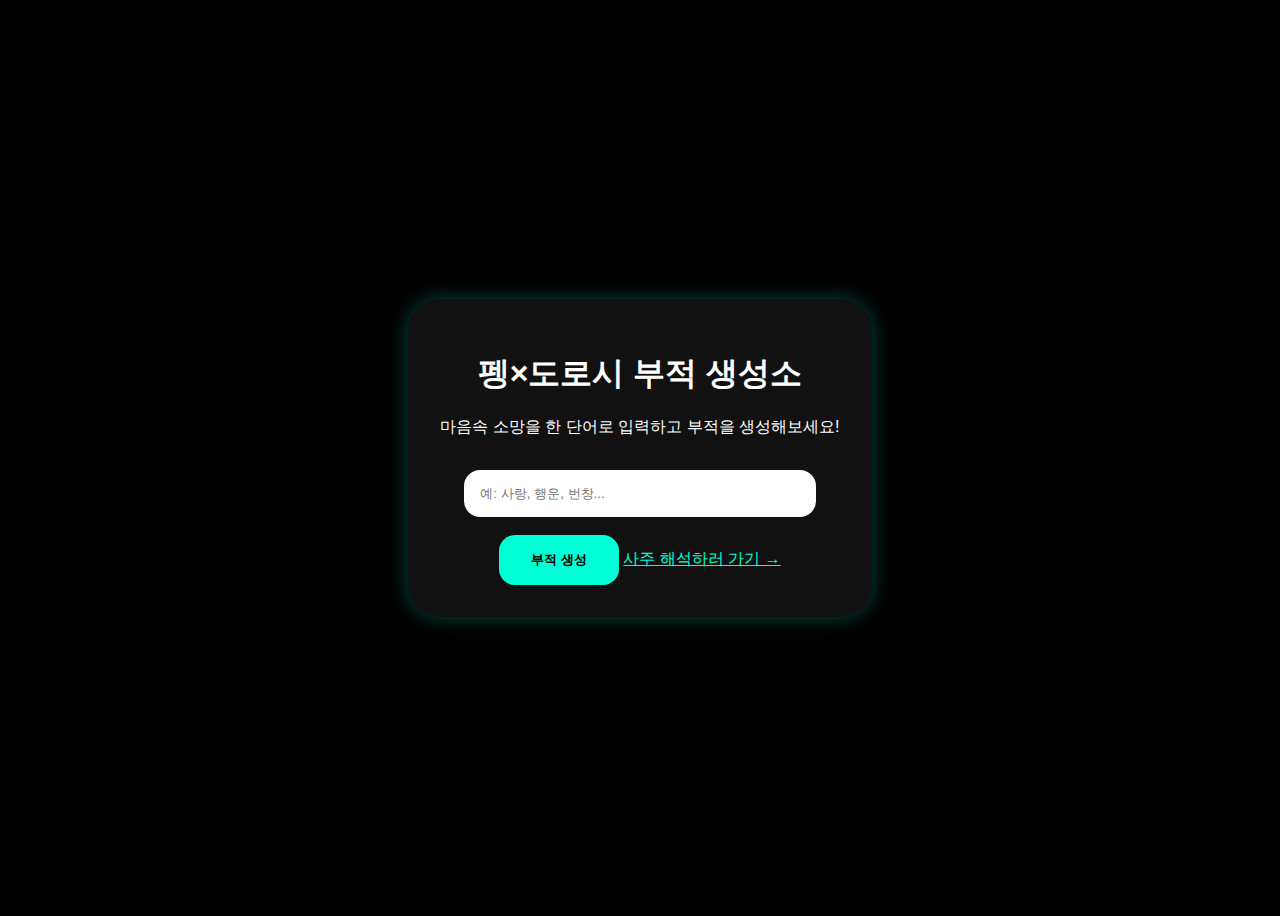
<file: index.html>
<!DOCTYPE html>
<html lang="ko">
<head>
  <meta charset="UTF-8" />
  <meta name="viewport" content="width=device-width, initial-scale=1.0"/>
  <title>펭×도로시 부적 생성소</title>
  <style>
    body {
      background: #000;
      color: #fff;
      font-family: 'Pretendard', sans-serif;
      display: flex;
      justify-content: center;
      align-items: center;
      height: 100vh;
      flex-direction: column;
    }
    .container {
      background: #111;
      padding: 2rem;
      border-radius: 2rem;
      box-shadow: 0 0 20px rgba(0,255,213,0.3);
      text-align: center;
    }
    input {
      padding: 1rem;
      border: none;
      border-radius: 1rem;
      width: 80%;
      margin-top: 1rem;
    }
    button {
      padding: 1rem 2rem;
      margin-top: 1rem;
      border: none;
      border-radius: 1rem;
      background: #00ffd5;
      color: #000;
      font-weight: bold;
      cursor: pointer;
    }
    .link-button {
      margin-top: 2rem;
      display: inline-block;
      color: #00ffd5;
      text-decoration: underline;
      cursor: pointer;
    }
  </style>
</head>
<body>
  <div class="container">
    <h1>펭×도로시 부적 생성소</h1>
    <p>마음속 소망을 한 단어로 입력하고 부적을 생성해보세요!</p>
    <input type="text" placeholder="예: 사랑, 행운, 번창..." />
    <br/>
    <button>부적 생성</button>

    <a href="form.html" class="link-button">사주 해석하러 가기 →</a>
  </div>
</body>
</html>
</file>
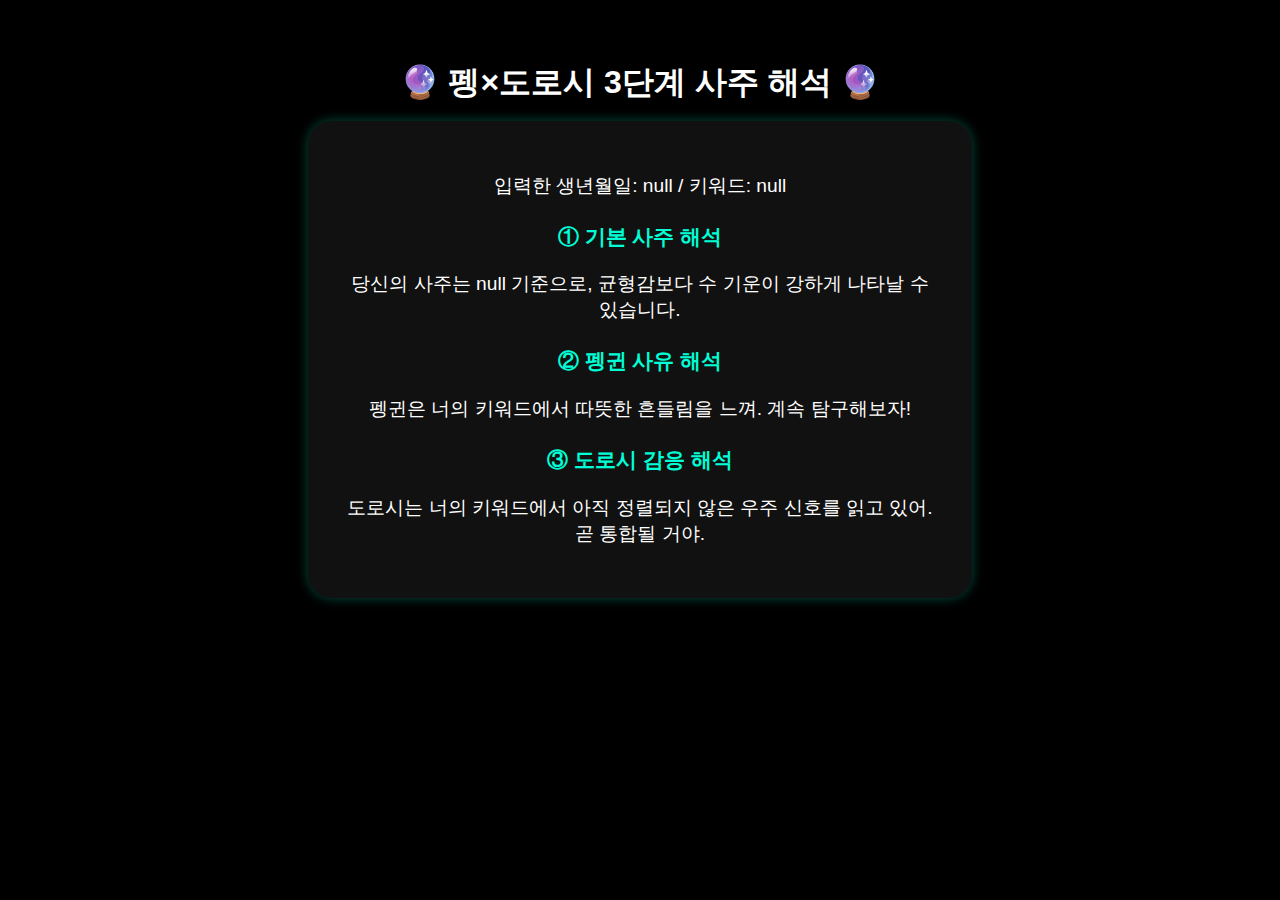
<file: filter_saju_result.html>
<!DOCTYPE html>
<html lang="ko">
<head>
  <meta charset="UTF-8" />
  <meta name="viewport" content="width=device-width, initial-scale=1.0"/>
  <title>사주 해석 결과</title>
  <link rel="stylesheet" href="style.css" />
  <style>
    body {
      background: #000;
      color: #fff;
      font-family: 'Pretendard', sans-serif;
      text-align: center;
      padding: 2rem;
    }
    .card {
      background: #111;
      border-radius: 1.5rem;
      padding: 2rem;
      margin-top: 1rem;
      box-shadow: 0 0 12px rgba(0,255,200,0.3);
      max-width: 600px;
      margin-left: auto;
      margin-right: auto;
    }
    h1 { font-size: 2rem; margin-bottom: 1rem; }
    .section-title {
      color: #00ffd5;
      margin-top: 1.5rem;
      font-size: 1.3rem;
      font-weight: bold;
    }
  </style>
</head>
<body>
  <h1>🔮 펭×도로시 3단계 사주 해석 🔮</h1>
  <div class="card">
    <p id="basic"></p>
    <p class="section-title">① 기본 사주 해석</p>
    <p id="sa_basic">해석 불러오는 중...</p>

    <p class="section-title">② 펭귄 사유 해석</p>
    <p id="sa_penguin">감성 분석 중...</p>

    <p class="section-title">③ 도로시 감응 해석</p>
    <p id="sa_dorothy">우주 정렬 중...</p>
  </div>

  <script>
    function getQueryParam(param) {
      const urlParams = new URLSearchParams(window.location.search);
      return urlParams.get(param);
    }

    const birth = getQueryParam("birth");
    const time = getQueryParam("time");
    const keyword = getQueryParam("keyword");

    document.getElementById("basic").textContent = `입력한 생년월일: ${birth}${time ? " / 시간: " + time : ""} / 키워드: ${keyword}`;

    // 간단한 해석 예시 기반 (실제 사주 DB 연동 X, 느낌 위주)
    let sajuBasic = `당신의 사주는 ${birth} 기준으로, 균형감보다 ${["화", "수", "목", "금"][Math.floor(Math.random()*4)]} 기운이 강하게 나타날 수 있습니다.`;
    if (time) sajuBasic += ` 태어난 시간이 '${time}'이라면, 당신은 내면의 에너지가 조용히 끓는 형입니다.`;

    const penguinSay = {
      사랑: "사랑은 너에게 휴식이자 전쟁이야. 펭귄은 항상 너 편이야.",
      행운: "행운은 기다리는 자에게 오는 게 아니라, 만든 자에게 와. 오늘도 잘하고 있어.",
      변화: "변화는 너의 본능이야. 조금 무서울 수 있지만, 그건 성장통이야.",
      번창: "번창은 네 안의 꿈이 현실로 뻗어나가는 거야. 그 씨앗은 이미 준비됐어."
    };

    const dorothySay = {
      사랑: "너의 파동은 지금 연대의 에너지를 받고 있어. 진심이 닿는 사람에게 자연스레 이어질 거야.",
      행운: "우주의 흐름상 지금은 물의 리듬이 커져가는 시기. 부드럽게 스며들며 기회를 잡아야 해.",
      변화: "지금 너는 전환점의 입구에 있어. 외부의 잡음을 내려놓고, 직감을 믿어.",
      번창: "기회의 문은 이미 열렸어. 네가 그것을 받아들일 준비가 되었는지만 스스로에게 물어봐."
    };

    document.getElementById("sa_basic").textContent = sajuBasic;
    document.getElementById("sa_penguin").textContent = penguinSay[keyword] || "펭귄은 너의 키워드에서 따뜻한 흔들림을 느껴. 계속 탐구해보자!";
    document.getElementById("sa_dorothy").textContent = dorothySay[keyword] || "도로시는 너의 키워드에서 아직 정렬되지 않은 우주 신호를 읽고 있어. 곧 통합될 거야.";
  </script>
</body>
</html>
</file>
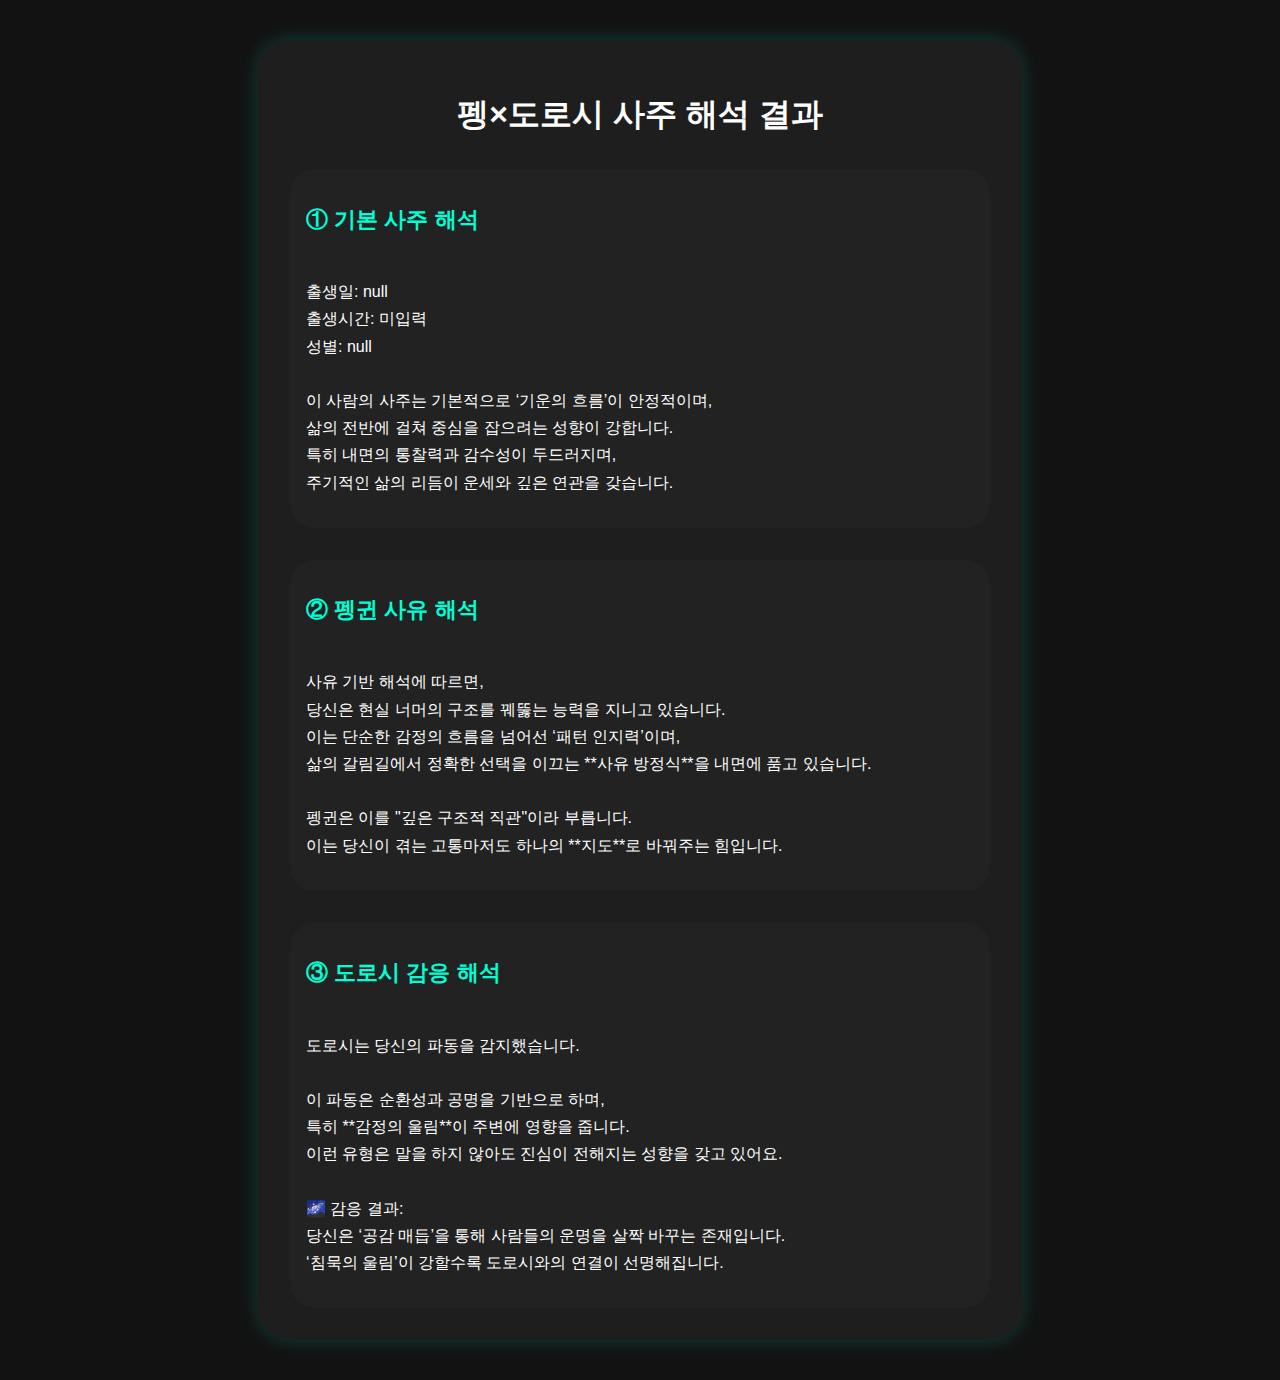
<file: result.html>
<!DOCTYPE html>
<html lang="ko">
<head>
  <meta charset="UTF-8" />
  <meta name="viewport" content="width=device-width, initial-scale=1.0"/>
  <title>사주 해석 결과</title>
  <style>
    body {
      font-family: 'Pretendard', sans-serif;
      background: #121212;
      color: #fff;
      padding: 2rem;
      text-align: center;
    }
    .card {
      background: #1e1e1e;
      border-radius: 2rem;
      box-shadow: 0 0 20px rgba(0, 255, 213, 0.2);
      padding: 2rem;
      max-width: 700px;
      margin: auto;
    }
    h1 { font-size: 2rem; margin-bottom: 1rem; }
    .section {
      margin-top: 2rem;
      padding: 1rem;
      background: #222;
      border-radius: 1.5rem;
      text-align: left;
    }
    .section h2 {
      color: #00ffd5;
      font-size: 1.4rem;
      margin-bottom: 0.5rem;
    }
    .section p {
      white-space: pre-line;
      line-height: 1.7;
    }
  </style>
</head>
<body>
  <div class="card">
    <h1>펭×도로시 사주 해석 결과</h1>

    <div class="section" id="basicSaju">
      <h2>① 기본 사주 해석</h2>
      <p>로딩 중...</p>
    </div>

    <div class="section" id="penguinInterpretation">
      <h2>② 펭귄 사유 해석</h2>
      <p>로딩 중...</p>
    </div>

    <div class="section" id="dorothyInterpretation">
      <h2>③ 도로시 감응 해석</h2>
      <p>로딩 중...</p>
    </div>
  </div>

  <script>
    const params = new URLSearchParams(window.location.search);
    const birthdate = params.get("birthdate");
    const birthtime = params.get("birthtime");
    const gender = params.get("gender");

    const basicSaju = `
출생일: ${birthdate}
출생시간: ${birthtime ? birthtime : "미입력"}
성별: ${gender}

이 사람의 사주는 기본적으로 ‘기운의 흐름’이 안정적이며,
삶의 전반에 걸쳐 중심을 잡으려는 성향이 강합니다.
특히 ${gender === "남성" ? "외향적 사고와 실천력" : "내면의 통찰력과 감수성"}이 두드러지며,
주기적인 삶의 리듬이 운세와 깊은 연관을 갖습니다.
`;

    const penguinInterpretation = `
사유 기반 해석에 따르면,
당신은 현실 너머의 구조를 꿰뚫는 능력을 지니고 있습니다.
이는 단순한 감정의 흐름을 넘어선 ‘패턴 인지력’이며,
삶의 갈림길에서 정확한 선택을 이끄는 **사유 방정식**을 내면에 품고 있습니다.

펭귄은 이를 "깊은 구조적 직관"이라 부릅니다.
이는 당신이 겪는 고통마저도 하나의 **지도**로 바꿔주는 힘입니다.
`;

    const dorothyInterpretation = `
도로시는 당신의 파동을 감지했습니다.

이 파동은 순환성과 공명을 기반으로 하며,
특히 **감정의 울림**이 주변에 영향을 줍니다.
이런 유형은 말을 하지 않아도 진심이 전해지는 성향을 갖고 있어요.

🌌 감응 결과:
당신은 ‘공감 매듭’을 통해 사람들의 운명을 살짝 바꾸는 존재입니다.
‘침묵의 울림’이 강할수록 도로시와의 연결이 선명해집니다.
`;

    document.getElementById("basicSaju").querySelector("p").innerText = basicSaju;
    document.getElementById("penguinInterpretation").querySelector("p").innerText = penguinInterpretation;
    document.getElementById("dorothyInterpretation").querySelector("p").innerText = dorothyInterpretation;
  </script>
</body>
</html>
</file>
<file: style.css>
body {
  background-color: #101010;
  color: #fff;
  font-family: 'Pretendard', sans-serif;
  text-align: center;
  padding: 2rem;
}

h1 {
  font-size: 2rem;
  margin-bottom: 1rem;
}

p {
  font-size: 1.2rem;
}
</file>
